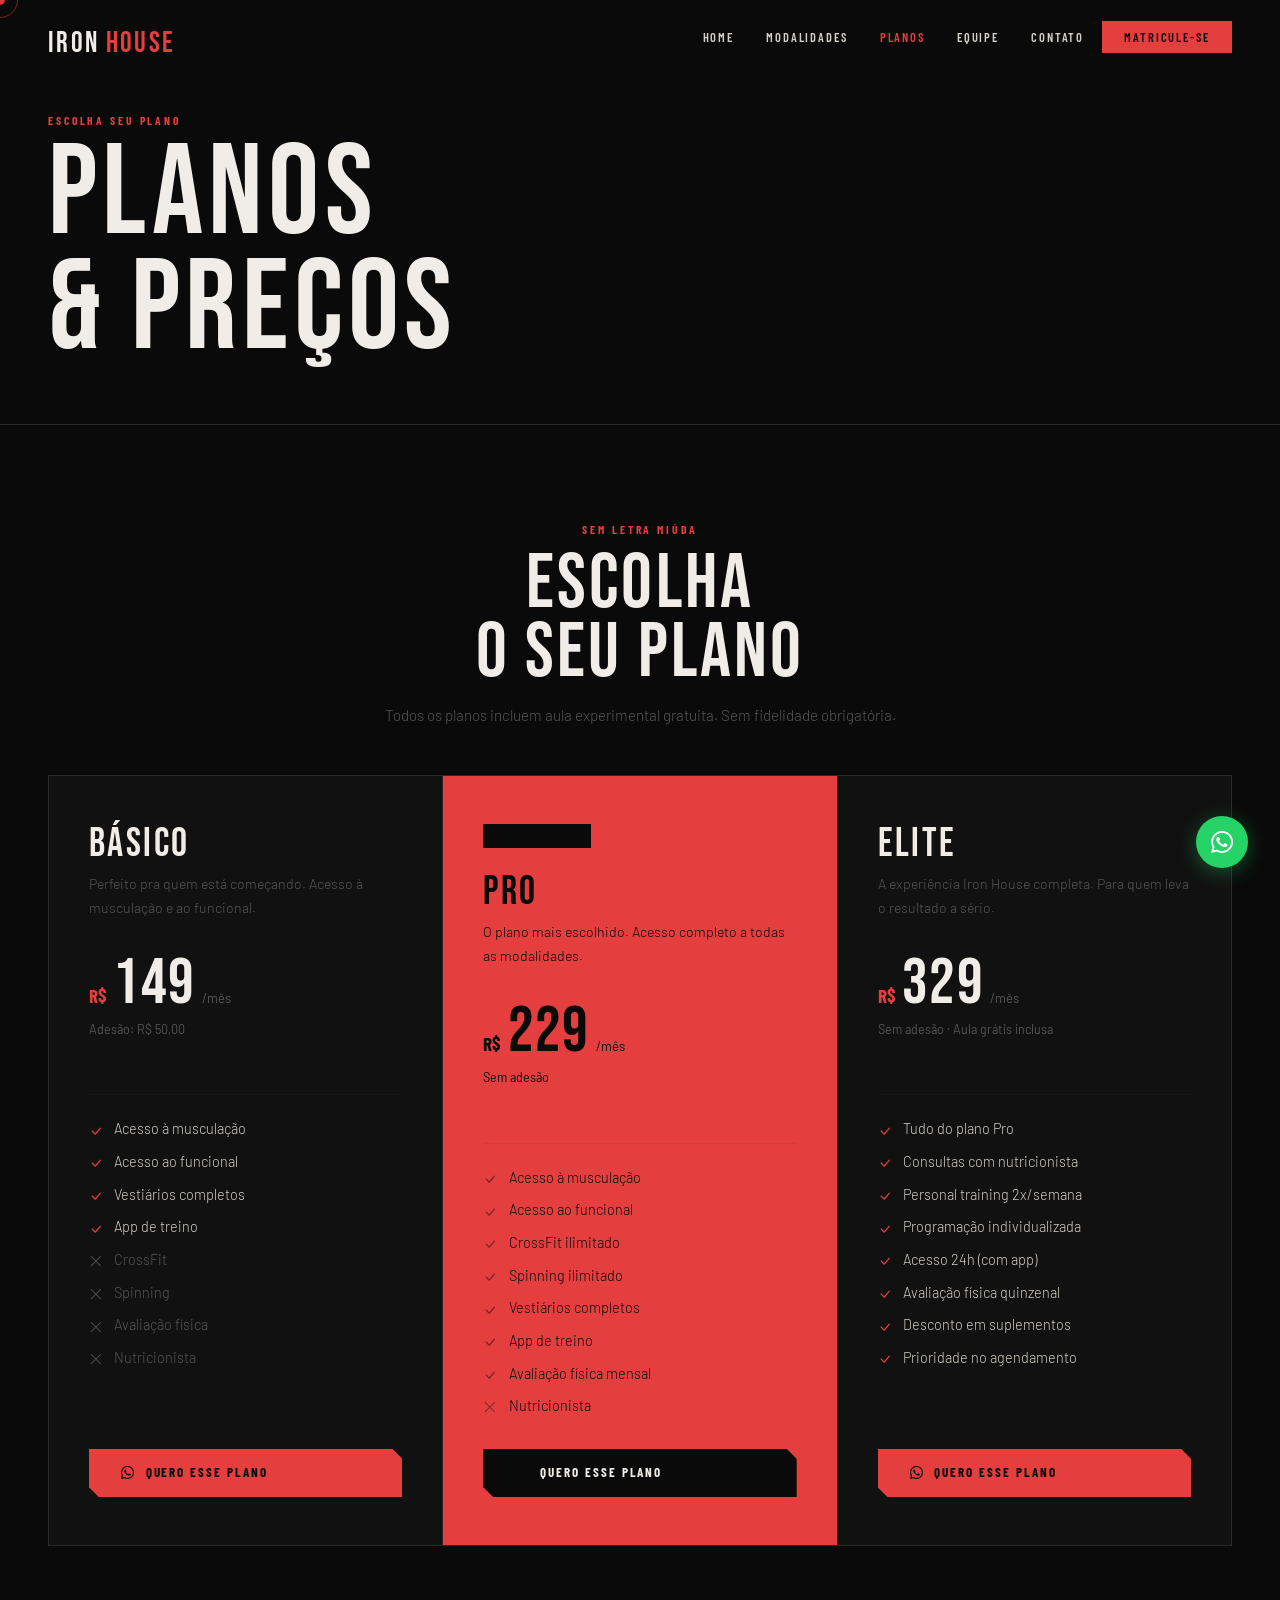
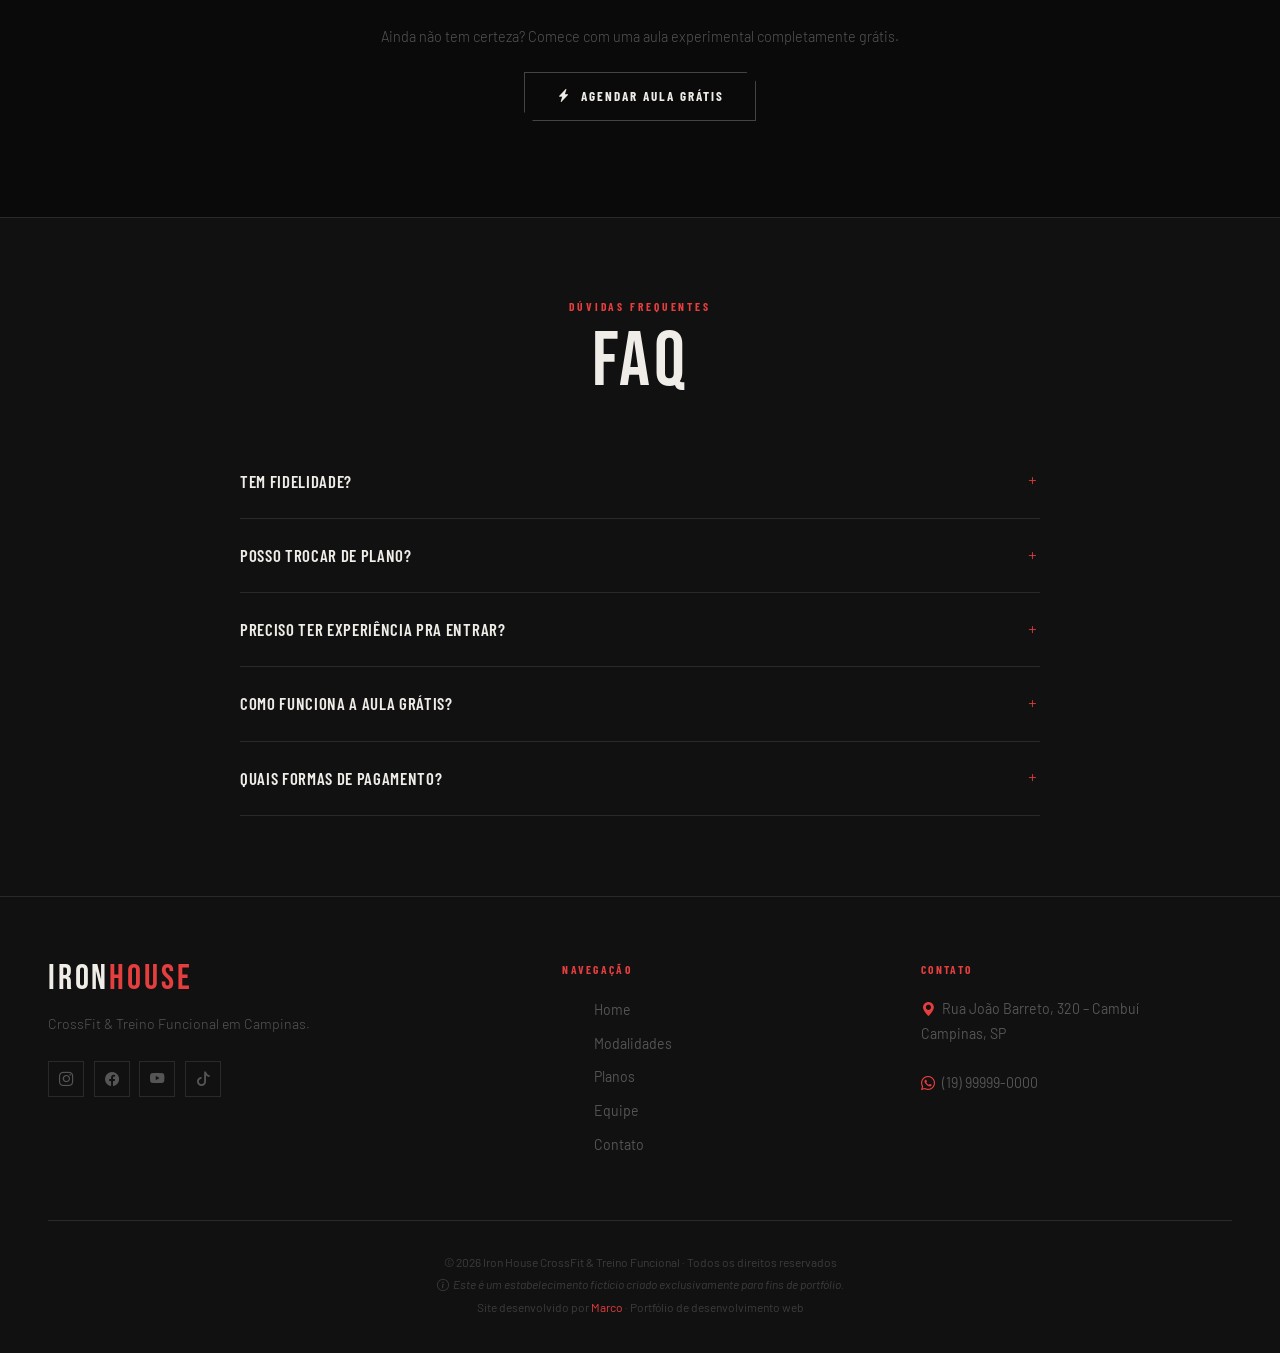
<file: planos.html>
<!DOCTYPE html>
<html lang="pt-BR">
<head>
<meta charset="UTF-8">
<meta name="viewport" content="width=device-width, initial-scale=1.0">
<title>Planos — Iron House</title>
<link href="https://cdn.jsdelivr.net/npm/bootstrap@5.3.3/dist/css/bootstrap.min.css" rel="stylesheet">
<link href="https://cdn.jsdelivr.net/npm/bootstrap-icons@1.11.3/font/bootstrap-icons.min.css" rel="stylesheet">
<link rel="stylesheet" href="style.css">
<style>
.sec-planos { padding: 6rem 3rem; background: var(--preto); }

.planos-grid {
  display: grid;
  grid-template-columns: repeat(3, 1fr);
  gap: 1px;
  background: var(--cinza);
  border: 1px solid var(--cinza);
  margin-bottom: 5rem;
}

.plano-card {
  background: var(--preto-2);
  padding: 3rem 2.5rem;
  display: flex; flex-direction: column;
  position: relative; overflow: hidden;
  transition: background .2s;
}

.plano-card:hover { background: var(--preto-3); }

.plano-destaque {
  background: var(--vermelho) !important;
}

.plano-destaque * { color: var(--preto) !important; }
.plano-destaque .plano-preco-num { color: var(--preto) !important; }
.plano-destaque .plano-item i { color: rgba(10,10,10,.5) !important; }
.plano-destaque .btn-iron { background: var(--preto) !important; color: var(--branco) !important; }
.plano-destaque .btn-iron:hover { background: var(--preto-3) !important; }
.plano-destaque hr { border-color: rgba(10,10,10,.2) !important; }

.plano-badge {
  display: inline-block;
  font-family: 'Barlow Condensed', sans-serif;
  font-size: .68rem; font-weight: 700;
  letter-spacing: .2em; text-transform: uppercase;
  background: var(--preto); color: var(--vermelho);
  padding: .25rem .8rem;
  margin-bottom: 1.5rem;
  align-self: flex-start;
}

.plano-nome {
  font-family: 'Bebas Neue', sans-serif;
  font-size: 2.5rem; letter-spacing: .06em; line-height: 1;
  color: var(--branco); margin-bottom: .5rem;
}

.plano-desc {
  font-size: .88rem; font-weight: 300;
  color: var(--cinza-med); margin-bottom: 2rem; line-height: 1.7;
}

.plano-destaque .plano-desc { color: rgba(10,10,10,.65); }

.plano-preco {
  display: flex; align-items: baseline; gap: .4rem;
  margin-bottom: .25rem;
}

.plano-preco-cifrao {
  font-family: 'Barlow Condensed', sans-serif;
  font-size: 1.2rem; font-weight: 700;
  color: var(--vermelho);
}

.plano-destaque .plano-preco-cifrao { color: var(--preto) !important; }

.plano-preco-num {
  font-family: 'Bebas Neue', sans-serif;
  font-size: 4rem; letter-spacing: .02em; line-height: 1;
  color: var(--branco);
}

.plano-preco-per {
  font-size: .82rem; color: var(--cinza-med);
}

.plano-destaque .plano-preco-per { color: rgba(10,10,10,.55); }

.plano-adesao {
  font-size: .78rem; color: var(--cinza-med);
  margin-bottom: 2rem;
}

.plano-divider {
  border-top: 1px solid var(--cinza);
  margin: 1.5rem 0;
}

.plano-lista {
  list-style: none; padding: 0; margin: 0 0 2rem;
  display: flex; flex-direction: column; gap: .75rem;
  flex: 1;
}

.plano-item {
  display: flex; align-items: flex-start; gap: .7rem;
  font-size: .9rem; font-weight: 300; color: var(--branco-2);
  line-height: 1.4;
}

.plano-item i { color: var(--vermelho); font-size: .85rem; margin-top: .1rem; flex-shrink: 0; }
.plano-item.disabled { color: var(--cinza-med); }
.plano-item.disabled i { color: var(--cinza-med); }

/* FAQ */
.sec-faq {
  padding: 5rem 3rem;
  background: var(--preto-2);
  border-top: 1px solid var(--cinza);
}

.faq-lista { max-width: 800px; margin: 3rem auto 0; }

.faq-item {
  border-bottom: 1px solid var(--cinza);
}

.faq-btn {
  width: 100%; background: none; border: none; cursor: none;
  display: flex; align-items: center; justify-content: space-between;
  padding: 1.5rem 0; gap: 1rem;
  font-family: 'Barlow Condensed', sans-serif;
  font-size: 1.05rem; font-weight: 600;
  letter-spacing: .04em; text-transform: uppercase;
  color: var(--branco); text-align: left;
  transition: color .2s;
}

.faq-btn:hover { color: var(--vermelho); }

.faq-icon {
  font-size: .9rem; color: var(--vermelho);
  flex-shrink: 0; transition: transform .3s;
}

.faq-item.open .faq-icon { transform: rotate(45deg); }

.faq-corpo {
  overflow: hidden; max-height: 0;
  transition: max-height .4s ease;
}

.faq-corpo p {
  font-size: .9rem; font-weight: 300;
  color: var(--cinza-med); line-height: 1.85;
  padding-bottom: 1.5rem;
}

@media (max-width: 991px) {
  .planos-grid { grid-template-columns: 1fr; }
  .sec-planos, .sec-faq { padding: 4rem 1.5rem; }
}
</style>
</head>
<body>

<div class="cursor"></div>
<div class="cursor-ring"></div>
<a href="https://wa.me/5519999990000" class="wa-float" target="_blank"><i class="bi bi-whatsapp"></i></a>

<nav id="mainNav">
  <a href="index.html" class="nav-logo">IRON<span>HOUSE</span></a>
  <ul class="nav-links">
    <li><a href="index.html">Home</a></li>
    <li><a href="modalidades.html">Modalidades</a></li>
    <li><a href="planos.html">Planos</a></li>
    <li><a href="equipe.html">Equipe</a></li>
    <li><a href="contato.html">Contato</a></li>
    <li><a href="https://wa.me/5519999990000" class="nav-cta" target="_blank">Matricule-se</a></li>
  </ul>
  <button class="nav-toggle"><span></span><span></span><span></span></button>
</nav>

<div class="page-hero">
  <div class="page-hero-bg" style="background-image:url('https://images.unsplash.com/photo-1571019614242-c5c5dee9f50b?w=1400&q=80')"></div>
  <div class="page-hero-content">
    <span class="page-hero-label">Escolha seu plano</span>
    <h1>PLANOS<br>& PREÇOS</h1>
  </div>
</div>

<section class="sec-planos">
  <div class="text-center reveal" style="margin-bottom:3rem">
    <span class="sec-label">Sem letra miúda</span>
    <h2 class="sec-title">ESCOLHA<br>O SEU PLANO</h2>
    <p style="color:var(--cinza-med);font-size:.95rem;margin-top:1rem;font-weight:300">Todos os planos incluem aula experimental gratuita. Sem fidelidade obrigatória.</p>
  </div>

  <div class="planos-grid">

    <!-- BÁSICO -->
    <div class="plano-card reveal">
      <div class="plano-nome">BÁSICO</div>
      <p class="plano-desc">Perfeito pra quem está começando. Acesso à musculação e ao funcional.</p>
      <div class="plano-preco">
        <span class="plano-preco-cifrao">R$</span>
        <span class="plano-preco-num">149</span>
        <span class="plano-preco-per">/mês</span>
      </div>
      <p class="plano-adesao">Adesão: R$ 50,00</p>
      <hr class="plano-divider">
      <ul class="plano-lista">
        <li class="plano-item"><i class="bi bi-check-lg"></i>Acesso à musculação</li>
        <li class="plano-item"><i class="bi bi-check-lg"></i>Acesso ao funcional</li>
        <li class="plano-item"><i class="bi bi-check-lg"></i>Vestiários completos</li>
        <li class="plano-item"><i class="bi bi-check-lg"></i>App de treino</li>
        <li class="plano-item disabled"><i class="bi bi-x-lg"></i>CrossFit</li>
        <li class="plano-item disabled"><i class="bi bi-x-lg"></i>Spinning</li>
        <li class="plano-item disabled"><i class="bi bi-x-lg"></i>Avaliação física</li>
        <li class="plano-item disabled"><i class="bi bi-x-lg"></i>Nutricionista</li>
      </ul>
      <a href="https://wa.me/5519999990000" class="btn-iron" target="_blank"><i class="bi bi-whatsapp"></i>Quero esse plano</a>
    </div>

    <!-- PRO (DESTAQUE) -->
    <div class="plano-card plano-destaque reveal" data-delay=".1">
      <div class="plano-badge">Mais popular</div>
      <div class="plano-nome">PRO</div>
      <p class="plano-desc">O plano mais escolhido. Acesso completo a todas as modalidades.</p>
      <div class="plano-preco">
        <span class="plano-preco-cifrao">R$</span>
        <span class="plano-preco-num">229</span>
        <span class="plano-preco-per">/mês</span>
      </div>
      <p class="plano-adesao" style="color:rgba(10,10,10,.5)">Sem adesão</p>
      <hr class="plano-divider">
      <ul class="plano-lista">
        <li class="plano-item"><i class="bi bi-check-lg"></i>Acesso à musculação</li>
        <li class="plano-item"><i class="bi bi-check-lg"></i>Acesso ao funcional</li>
        <li class="plano-item"><i class="bi bi-check-lg"></i>CrossFit ilimitado</li>
        <li class="plano-item"><i class="bi bi-check-lg"></i>Spinning ilimitado</li>
        <li class="plano-item"><i class="bi bi-check-lg"></i>Vestiários completos</li>
        <li class="plano-item"><i class="bi bi-check-lg"></i>App de treino</li>
        <li class="plano-item"><i class="bi bi-check-lg"></i>Avaliação física mensal</li>
        <li class="plano-item disabled" style="color:rgba(10,10,10,.4)"><i class="bi bi-x-lg"></i>Nutricionista</li>
      </ul>
      <a href="https://wa.me/5519999990000" class="btn-iron" target="_blank"><i class="bi bi-whatsapp"></i>Quero esse plano</a>
    </div>

    <!-- ELITE -->
    <div class="plano-card reveal" data-delay=".2">
      <div class="plano-nome">ELITE</div>
      <p class="plano-desc">A experiência Iron House completa. Para quem leva o resultado a sério.</p>
      <div class="plano-preco">
        <span class="plano-preco-cifrao">R$</span>
        <span class="plano-preco-num">329</span>
        <span class="plano-preco-per">/mês</span>
      </div>
      <p class="plano-adesao">Sem adesão · Aula grátis inclusa</p>
      <hr class="plano-divider">
      <ul class="plano-lista">
        <li class="plano-item"><i class="bi bi-check-lg"></i>Tudo do plano Pro</li>
        <li class="plano-item"><i class="bi bi-check-lg"></i>Consultas com nutricionista</li>
        <li class="plano-item"><i class="bi bi-check-lg"></i>Personal training 2x/semana</li>
        <li class="plano-item"><i class="bi bi-check-lg"></i>Programação individualizada</li>
        <li class="plano-item"><i class="bi bi-check-lg"></i>Acesso 24h (com app)</li>
        <li class="plano-item"><i class="bi bi-check-lg"></i>Avaliação física quinzenal</li>
        <li class="plano-item"><i class="bi bi-check-lg"></i>Desconto em suplementos</li>
        <li class="plano-item"><i class="bi bi-check-lg"></i>Prioridade no agendamento</li>
      </ul>
      <a href="https://wa.me/5519999990000" class="btn-iron" target="_blank"><i class="bi bi-whatsapp"></i>Quero esse plano</a>
    </div>

  </div>

  <!-- CTA aula grátis -->
  <div class="text-center reveal">
    <p style="color:var(--cinza-med);font-size:.9rem;margin-bottom:1.5rem;font-weight:300">Ainda não tem certeza? Comece com uma aula experimental completamente grátis.</p>
    <a href="https://wa.me/5519999990000" class="btn-outline-iron" target="_blank"><i class="bi bi-lightning-charge-fill"></i>Agendar aula grátis</a>
  </div>
</section>

<!-- FAQ -->
<section class="sec-faq">
  <div class="text-center reveal">
    <span class="sec-label">Dúvidas frequentes</span>
    <h2 class="sec-title">FAQ</h2>
  </div>

  <div class="faq-lista reveal">
    <div class="faq-item">
      <button class="faq-btn">Tem fidelidade? <i class="bi bi-plus faq-icon"></i></button>
      <div class="faq-corpo"><p>Não. Nenhum dos nossos planos tem fidelidade obrigatória. Você pode cancelar quando quiser, sem multa.</p></div>
    </div>
    <div class="faq-item">
      <button class="faq-btn">Posso trocar de plano? <i class="bi bi-plus faq-icon"></i></button>
      <div class="faq-corpo"><p>Sim, sempre. Você pode fazer upgrade ou downgrade de plano a qualquer momento. A diferença é cobrada ou creditada proporcionalmente.</p></div>
    </div>
    <div class="faq-item">
      <button class="faq-btn">Preciso ter experiência pra entrar? <i class="bi bi-plus faq-icon"></i></button>
      <div class="faq-corpo"><p>Não. Nosso CrossFit tem turmas de iniciantes com coaches dedicados. Você aprende do zero com segurança e progressão adequada.</p></div>
    </div>
    <div class="faq-item">
      <button class="faq-btn">Como funciona a aula grátis? <i class="bi bi-plus faq-icon"></i></button>
      <div class="faq-corpo"><p>É simples: você manda mensagem pelo WhatsApp, agendamos um horário e você vem treinar sem pagar nada. Sem compromisso, sem pressão de vendas na sua cara.</p></div>
    </div>
    <div class="faq-item">
      <button class="faq-btn">Quais formas de pagamento? <i class="bi bi-plus faq-icon"></i></button>
      <div class="faq-corpo"><p>Aceitamos cartão de crédito (até 12x), débito, PIX e boleto. O pagamento é feito diretamente na recepção ou pelo aplicativo.</p></div>
    </div>
  </div>
</section>

<footer class="rodape">
  <div class="rodape-grid">
    <div>
      <a href="index.html" class="rodape-brand">IRON<span>HOUSE</span></a>
      <p class="rodape-desc">CrossFit & Treino Funcional em Campinas.</p>
      <div class="rodape-sociais">
        <a href="#"><i class="bi bi-instagram"></i></a>
        <a href="#"><i class="bi bi-facebook"></i></a>
        <a href="#"><i class="bi bi-youtube"></i></a>
        <a href="#"><i class="bi bi-tiktok"></i></a>
      </div>
    </div>
    <div>
      <p class="rodape-titulo">Navegação</p>
      <ul class="rodape-lista">
        <li><a href="index.html">Home</a></li>
        <li><a href="modalidades.html">Modalidades</a></li>
        <li><a href="planos.html">Planos</a></li>
        <li><a href="equipe.html">Equipe</a></li>
        <li><a href="contato.html">Contato</a></li>
      </ul>
    </div>
    <div>
      <p class="rodape-titulo">Contato</p>
      <p class="rodape-info"><i class="bi bi-geo-alt-fill"></i>Rua João Barreto, 320 – Cambuí<br>Campinas, SP<br><br><i class="bi bi-whatsapp"></i>(19) 99999-0000</p>
    </div>
  </div>
  <div class="rodape-bottom">
    <p>© 2026 Iron House CrossFit & Treino Funcional · Todos os direitos reservados</p>
    <p class="rodape-ficticio"><i class="bi bi-info-circle me-1"></i>Este é um estabelecimento fictício criado exclusivamente para fins de portfólio.</p>
    <p class="rodape-credito">Site desenvolvido por <a href="#">Marco</a> · Portfólio de desenvolvimento web</p>
  </div>
</footer>

<script src="https://cdn.jsdelivr.net/npm/bootstrap@5.3.3/dist/js/bootstrap.bundle.min.js"></script>
<script src="script.js"></script>
<script>
document.querySelectorAll('.faq-btn').forEach(btn => {
  btn.addEventListener('click', () => {
    const item = btn.closest('.faq-item');
    const corpo = item.querySelector('.faq-corpo');
    const isOpen = item.classList.contains('open');
    document.querySelectorAll('.faq-item.open').forEach(i => {
      i.classList.remove('open');
      i.querySelector('.faq-corpo').style.maxHeight = '0';
    });
    if (!isOpen) {
      item.classList.add('open');
      corpo.style.maxHeight = corpo.scrollHeight + 'px';
    }
  });
});
</script>
</body>
</html>
</file>
<file: style.css>
/* ═══════════════════════════════════════════
   IRON HOUSE — style.css
   Estilo: Industrial / Brutal / Bold
   Paleta: Preto #0A0A0A, Vermelho #E53E3E, Branco #F0EDE8
   Fontes: Bebas Neue (títulos) + Barlow Condensed (corpo)
═══════════════════════════════════════════ */

@import url('https://fonts.googleapis.com/css2?family=Bebas+Neue&family=Barlow+Condensed:ital,wght@0,300;0,400;0,500;0,600;0,700;1,400&family=Barlow:wght@300;400;500&display=swap');

:root {
  --preto:      #0A0A0A;
  --preto-2:    #111111;
  --preto-3:    #1A1A1A;
  --cinza:      #2A2A2A;
  --cinza-med:  #555555;
  --vermelho:   #E53E3E;
  --verm-esc:   #C53030;
  --verm-claro: #FC8181;
  --branco:     #F0EDE8;
  --branco-2:   #D4CFC8;
}

*, *::before, *::after { box-sizing: border-box; margin: 0; padding: 0; }
html { scroll-behavior: smooth; }

body {
  font-family: 'Barlow', sans-serif;
  background: var(--preto);
  color: var(--branco);
  overflow-x: hidden;
  cursor: none;
}

/* ── CURSOR CUSTOMIZADO ── */
.cursor {
  position: fixed;
  width: 10px; height: 10px;
  background: var(--vermelho);
  border-radius: 50%;
  pointer-events: none;
  z-index: 9999;
  transform: translate(-50%, -50%);
  transition: width .2s, height .2s, opacity .2s;
  mix-blend-mode: difference;
}

.cursor-ring {
  position: fixed;
  width: 36px; height: 36px;
  border: 1.5px solid rgba(229,62,62,.5);
  border-radius: 50%;
  pointer-events: none;
  z-index: 9998;
  transform: translate(-50%, -50%);
  transition: transform .12s ease-out, width .2s, height .2s;
}

body:hover .cursor { opacity: 1; }

/* ── WHATSAPP FLUTUANTE ── */
.wa-float {
  position: fixed;
  bottom: 2rem; right: 2rem;
  width: 52px; height: 52px;
  background: #25D366;
  color: #fff;
  border-radius: 50%;
  display: flex; align-items: center; justify-content: center;
  font-size: 1.4rem;
  z-index: 900;
  box-shadow: 0 4px 20px rgba(37,211,102,.35);
  text-decoration: none;
  transition: transform .2s, box-shadow .2s;
  cursor: none;
}
.wa-float:hover { transform: scale(1.1); color: #fff; }

/* ── NAVBAR ── */
#mainNav {
  position: fixed; top: 0; left: 0; right: 0; z-index: 100;
  display: flex; align-items: center; justify-content: space-between;
  padding: 1.5rem 3rem;
  transition: padding .35s, background .35s, border-color .35s;
  border-bottom: 1px solid transparent;
}

#mainNav.scrolled {
  padding: .7rem 3rem;
  background: rgba(10,10,10,.97);
  border-bottom-color: var(--cinza);
  backdrop-filter: blur(10px);
}

.nav-logo {
  font-family: 'Bebas Neue', sans-serif;
  font-size: 1.8rem;
  letter-spacing: .08em;
  color: var(--branco);
  text-decoration: none;
  display: flex; align-items: center; gap: .4rem;
  line-height: 1;
}

.nav-logo span { color: var(--vermelho); }

.nav-links {
  display: flex; align-items: center; gap: .2rem;
  list-style: none;
}

.nav-links a {
  font-family: 'Barlow Condensed', sans-serif;
  font-size: .78rem; font-weight: 600;
  letter-spacing: .15em; text-transform: uppercase;
  color: var(--branco-2);
  text-decoration: none;
  padding: .45rem .9rem;
  transition: color .2s;
  position: relative;
}

.nav-links a::after {
  content: '';
  position: absolute; bottom: 0; left: .9rem; right: .9rem;
  height: 1px; background: var(--vermelho);
  transform: scaleX(0); transform-origin: left;
  transition: transform .25s;
}

.nav-links a:hover { color: var(--branco); }
.nav-links a:hover::after { transform: scaleX(1); }
.nav-links a.active { color: var(--vermelho); }

.nav-cta {
  font-family: 'Barlow Condensed', sans-serif;
  font-size: .78rem; font-weight: 700;
  letter-spacing: .15em; text-transform: uppercase;
  color: var(--preto) !important;
  background: var(--vermelho);
  padding: .55rem 1.4rem !important;
  transition: background .2s !important;
}

.nav-cta::after { display: none !important; }
.nav-cta:hover { background: var(--verm-esc) !important; color: var(--branco) !important; }

/* Hamburger mobile */
.nav-toggle {
  display: none;
  flex-direction: column; gap: 5px;
  cursor: none; background: none; border: none; padding: .5rem;
}
.nav-toggle span {
  display: block; width: 24px; height: 1.5px;
  background: var(--branco);
  transition: transform .3s, opacity .3s;
}

/* ── HERO INTERNO (páginas internas) ── */
.page-hero {
  min-height: 38vh;
  display: flex; align-items: flex-end;
  padding: 7rem 3rem 3rem;
  position: relative; overflow: hidden;
  border-bottom: 1px solid var(--cinza);
}

.page-hero-bg {
  position: absolute; inset: 0;
  background-size: cover; background-position: center;
  filter: brightness(.25) saturate(.3);
  z-index: 0;
}

.page-hero-content {
  position: relative; z-index: 1;
}

.page-hero-label {
  font-family: 'Barlow Condensed', sans-serif;
  font-size: .72rem; font-weight: 700;
  letter-spacing: .25em; text-transform: uppercase;
  color: var(--vermelho); margin-bottom: .5rem;
  display: block;
}

.page-hero h1 {
  font-family: 'Bebas Neue', sans-serif;
  font-size: clamp(4rem, 10vw, 8rem);
  letter-spacing: .04em; line-height: .9;
  color: var(--branco);
}

/* ── SEÇÕES COMUNS ── */
.sec-label {
  display: block;
  font-family: 'Barlow Condensed', sans-serif;
  font-size: .72rem; font-weight: 700;
  letter-spacing: .25em; text-transform: uppercase;
  color: var(--vermelho); margin-bottom: .75rem;
}

.sec-title {
  font-family: 'Bebas Neue', sans-serif;
  font-size: clamp(2.5rem, 6vw, 5rem);
  letter-spacing: .04em; line-height: .9;
  color: var(--branco);
}

/* ── BOTÕES ── */
.btn-iron {
  display: inline-flex; align-items: center; gap: .6rem;
  font-family: 'Barlow Condensed', sans-serif;
  font-size: .82rem; font-weight: 700;
  letter-spacing: .15em; text-transform: uppercase;
  background: var(--vermelho); color: var(--preto);
  padding: .9rem 2rem;
  text-decoration: none; border: none; cursor: none;
  transition: background .2s, transform .15s;
  clip-path: polygon(0 0, calc(100% - 10px) 0, 100% 10px, 100% 100%, 10px 100%, 0 calc(100% - 10px));
}
.btn-iron:hover { background: var(--verm-esc); color: var(--branco); transform: translateY(-2px); }

.btn-outline-iron {
  display: inline-flex; align-items: center; gap: .6rem;
  font-family: 'Barlow Condensed', sans-serif;
  font-size: .82rem; font-weight: 700;
  letter-spacing: .15em; text-transform: uppercase;
  background: transparent; color: var(--branco);
  padding: .87rem 2rem;
  text-decoration: none; cursor: none;
  border: 1px solid rgba(240,237,232,.25);
  transition: border-color .2s, color .2s;
  clip-path: polygon(0 0, calc(100% - 10px) 0, 100% 10px, 100% 100%, 10px 100%, 0 calc(100% - 10px));
}
.btn-outline-iron:hover { border-color: var(--vermelho); color: var(--vermelho); }

/* ── LINHA DIVISÓRIA ── */
.iron-divider {
  border: none;
  border-top: 1px solid var(--cinza);
  margin: 0;
}

/* ── REVEAL ── */
.reveal {
  opacity: 0; transform: translateY(32px);
  transition: opacity .8s ease, transform .8s ease;
}
.reveal.visible { opacity: 1; transform: translateY(0); }

.reveal-left {
  opacity: 0; transform: translateX(-32px);
  transition: opacity .8s ease, transform .8s ease;
}
.reveal-left.visible { opacity: 1; transform: translateX(0); }

.reveal-right {
  opacity: 0; transform: translateX(32px);
  transition: opacity .8s ease, transform .8s ease;
}
.reveal-right.visible { opacity: 1; transform: translateX(0); }

/* ── RODAPÉ ── */
.rodape {
  background: var(--preto-2);
  border-top: 1px solid var(--cinza);
  padding: 4rem 3rem 2rem;
}

.rodape-grid {
  display: grid;
  grid-template-columns: 1.5fr 1fr 1fr;
  gap: 3rem;
  padding-bottom: 3rem;
  border-bottom: 1px solid var(--cinza);
  margin-bottom: 2rem;
}

.rodape-brand {
  font-family: 'Bebas Neue', sans-serif;
  font-size: 2.2rem; letter-spacing: .08em;
  color: var(--branco); line-height: 1;
  margin-bottom: 1rem;
  text-decoration: none; display: block;
}
.rodape-brand span { color: var(--vermelho); }

.rodape-desc {
  font-size: .88rem; font-weight: 300;
  color: var(--cinza-med); line-height: 1.75; margin-bottom: 1.5rem;
}

.rodape-sociais { display: flex; gap: .6rem; }
.rodape-sociais a {
  width: 36px; height: 36px;
  border: 1px solid var(--cinza);
  display: flex; align-items: center; justify-content: center;
  color: var(--cinza-med); font-size: .9rem;
  text-decoration: none;
  transition: border-color .2s, color .2s;
}
.rodape-sociais a:hover { border-color: var(--vermelho); color: var(--vermelho); }

.rodape-titulo {
  font-family: 'Barlow Condensed', sans-serif;
  font-size: .72rem; font-weight: 700;
  letter-spacing: .2em; text-transform: uppercase;
  color: var(--vermelho); margin-bottom: 1.2rem;
}

.rodape-lista { list-style: none; display: flex; flex-direction: column; gap: .6rem; }
.rodape-lista a {
  font-size: .88rem; color: var(--cinza-med);
  text-decoration: none; transition: color .2s;
}
.rodape-lista a:hover { color: var(--branco); }

.rodape-info { font-size: .88rem; color: var(--cinza-med); line-height: 1.75; }
.rodape-info i { color: var(--vermelho); margin-right: .4rem; }

.rodape-bottom { text-align: center; }
.rodape-bottom p { font-size: .75rem; color: rgba(240,237,232,.2); margin-bottom: .3rem; }
.rodape-bottom a { color: var(--vermelho); text-decoration: none; }
.rodape-bottom a:hover { color: var(--verm-claro); }
.rodape-ficticio { font-style: italic; }

/* ── KEYFRAMES ── */
@keyframes fadeUp {
  from { opacity: 0; transform: translateY(24px); }
  to   { opacity: 1; transform: translateY(0); }
}

@keyframes ticker {
  from { transform: translateX(0); }
  to   { transform: translateX(-50%); }
}

@keyframes glitch {
  0%   { clip-path: inset(0 0 95% 0); transform: translateX(-4px); }
  20%  { clip-path: inset(30% 0 50% 0); transform: translateX(4px); }
  40%  { clip-path: inset(60% 0 10% 0); transform: translateX(-2px); }
  60%  { clip-path: inset(80% 0 5% 0); transform: translateX(3px); }
  80%  { clip-path: inset(10% 0 80% 0); transform: translateX(-3px); }
  100% { clip-path: inset(0 0 95% 0); transform: translateX(0); }
}

/* ── RESPONSIVO ── */
@media (max-width: 991px) {
  #mainNav { padding: 1rem 1.5rem; }
  #mainNav.scrolled { padding: .6rem 1.5rem; }

  .nav-links { display: none; }
  .nav-toggle { display: flex; }

  .nav-links.open {
    display: flex; flex-direction: column;
    position: fixed; inset: 0; top: 60px;
    background: var(--preto-2);
    align-items: center; justify-content: center;
    gap: 2rem; z-index: 99;
  }

  .nav-links.open a { font-size: 1.5rem; }

  .page-hero { padding: 6rem 1.5rem 2.5rem; }
  .rodape { padding: 3rem 1.5rem 2rem; }
  .rodape-grid { grid-template-columns: 1fr; gap: 2rem; }

  body { cursor: auto; }
  .cursor, .cursor-ring { display: none; }
}
</file>
